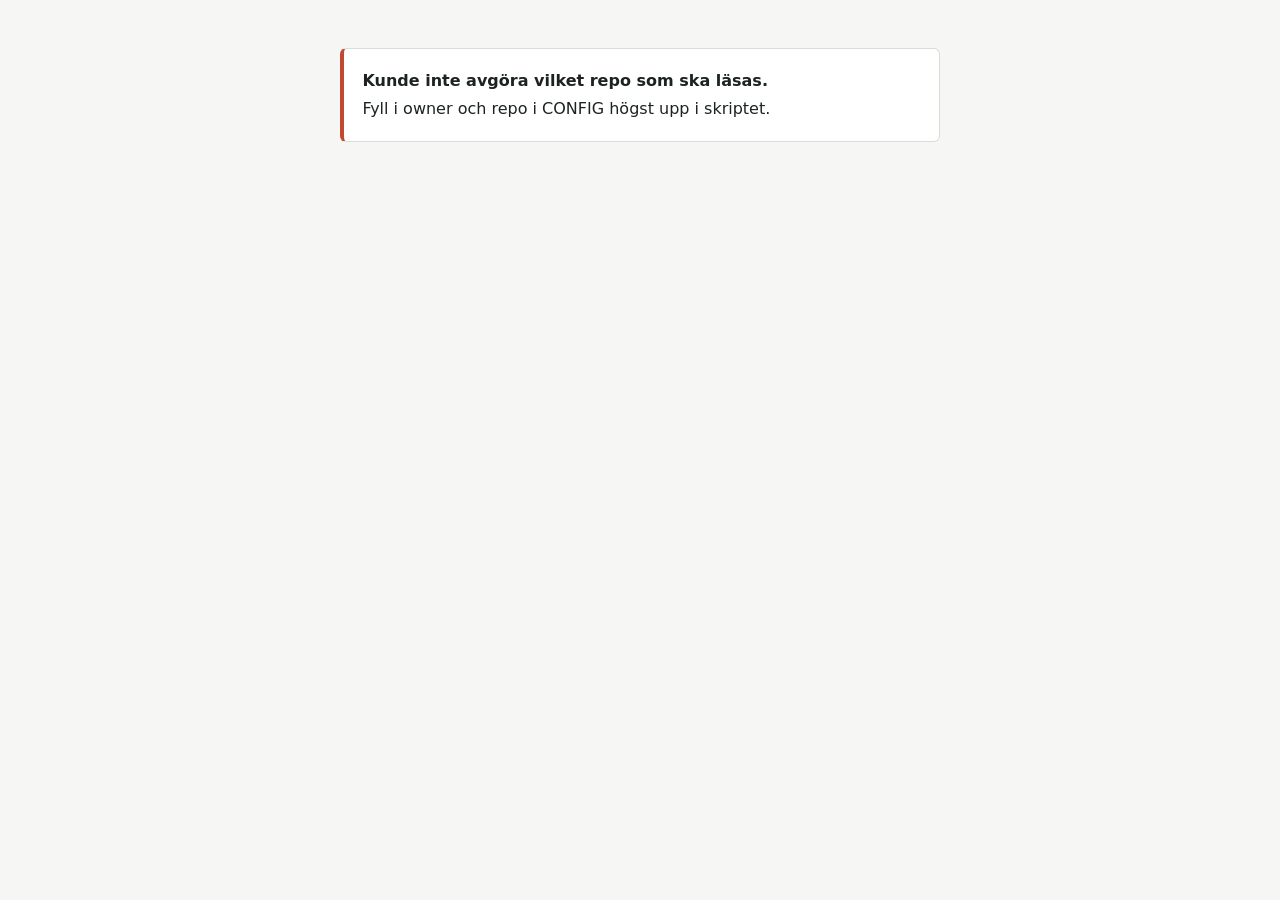
<file: index.html>
<!DOCTYPE html>
<html lang="sv">
<head>
<meta charset="utf-8">
<meta name="viewport" content="width=device-width, initial-scale=1">
<title>Kurser och labbar</title>
<style>
  :root {
    --bg: #f6f7f4; --surface: #ffffff; --text: #1d2420; --muted: #66706a;
    --line: #d9ddd6; --accent: #1f6f5c; --accent-bg: #e6f2ee; --danger: #c0492f;
  }
  @media (prefers-color-scheme: dark) {
    :root {
      --bg: #151a17; --surface: #1d2420; --text: #e8ece8; --muted: #96a09a;
      --line: #2f3833; --accent: #6cc4aa; --accent-bg: #23312c; --danger: #e5826b;
    }
  }
  * { box-sizing: border-box; }
  body { margin: 0; background: var(--bg); color: var(--text);
    font-family: system-ui, -apple-system, "Segoe UI", Roboto, sans-serif; line-height: 1.5; }
  main { max-width: 640px; margin: 0 auto; padding: 3rem 1.25rem 3rem; }
  h1 { font-size: 2rem; margin: 0 0 .25rem; letter-spacing: -0.02em; overflow-wrap: anywhere; }
  .sub { color: var(--muted); margin: 0 0 2rem; }
  .back { display: inline-block; margin-bottom: 1.25rem; color: var(--accent); text-decoration: none; font-weight: 600; }
  .back:hover { text-decoration: underline; }
  a:focus-visible { outline: 3px solid var(--accent); outline-offset: 2px; }
  ul { list-style: none; margin: 0; padding: 0; display: grid; gap: .6rem; }
  a.item { display: flex; justify-content: space-between; align-items: baseline; gap: 1rem;
    padding: 1rem 1.15rem; background: var(--surface); border: 1px solid var(--line); border-radius: 10px;
    color: inherit; text-decoration: none; transition: border-color .15s, background .15s; }
  a.item:hover { border-color: var(--accent); background: var(--accent-bg); }
  .name { font-size: 1.1rem; font-weight: 600; overflow-wrap: anywhere; }
  .meta { color: var(--muted); font-size: .9rem; white-space: nowrap; }
  .path { font-family: ui-monospace, Menlo, Consolas, monospace; }
  .status { color: var(--muted); }
  .error { background: var(--surface); border: 1px solid var(--line); border-left: 4px solid var(--danger);
    border-radius: 6px; padding: 1rem 1.15rem; }
  .error p { margin: .25rem 0; }
  @media (max-width: 460px) { a.item { flex-direction: column; gap: .1rem; } }
</style>
</head>
<body>
<main id="app"><p class="status">Hämtar kurser …</p></main>

<script>
  /* Struktur i repot: Kursmapp/labbmapp/index.html
     Synlighet styrs av labbar.json i roten av repot (valfri fil). Exempel:
     {
       "Kursens namn": {
         "_kurs":  { "nyckel": "<hash>" },
         "labb1":  { "visa": "2026-09-01" },
         "labb2":  { "dolj": true }
       }
     }
     dolj = göm alltid, visa = visa först från datumet (ÅÅÅÅ-MM-DD),
     nyckel = visa bara om adressen har ?nyckel=KOD (hash skapas av skapa_nyckel.py).
     Owner/repo läses från adressen; fyll i manuellt bara vid egen domän. */
  const CONFIG = { owner: "", repo: "", exclude: [] };

  const app = document.getElementById("app");
  const collator = new Intl.Collator("sv", { numeric: true, sensitivity: "base" });

  let info = null, tree = null, settings = {}, viewerHashes = new Set();

  /* ---------- hjälpfunktioner ---------- */
  const today = () => new Date().toLocaleDateString("sv-SE"); // ÅÅÅÅ-MM-DD

  async function sha256hex(str) {
    const buf = await crypto.subtle.digest("SHA-256", new TextEncoder().encode(str));
    return [...new Uint8Array(buf)].map(b => b.toString(16).padStart(2, "0")).join("");
  }

  async function readKeys() {
    const raw = new URLSearchParams(location.search).get("nyckel") || "";
    const codes = raw.split(",").map(x => x.trim()).filter(Boolean);
    try { viewerHashes = new Set(await Promise.all(codes.map(sha256hex))); } catch { viewerHashes = new Set(); }
  }

  function el(tag, className, text) {
    const e = document.createElement(tag);
    if (className) e.className = className;
    if (text !== undefined) e.textContent = text;
    return e;
  }

  function detectRepo() {
    if (CONFIG.owner && CONFIG.repo) return { owner: CONFIG.owner, repo: CONFIG.repo };
    const host = location.hostname;
    if (!host.endsWith(".github.io")) return null;
    const first = location.pathname.split("/").filter(Boolean)[0];
    return { owner: host.replace(".github.io", ""), repo: first && !first.endsWith(".html") ? first : host };
  }

  function showError(title, hint) {
    const box = el("div", "error");
    const p = el("p"); p.appendChild(el("strong", "", title));
    box.append(p, el("p", "", hint));
    app.replaceChildren(box);
  }

  /* ---------- synlighet ---------- */
  const entry = (course, key) => (settings[course] && settings[course][key]) || {};
  const entryVisible = s =>
    !s.dolj && !(s.visa && s.visa > today()) && (!s.nyckel || viewerHashes.has(s.nyckel));
  const labVisible = (course, lab) => entryVisible(entry(course, "_kurs")) && entryVisible(entry(course, lab));
  const visibleLabs = course => tree[course].filter(l => labVisible(course, l));
  const visibleCourses = () => Object.keys(tree).filter(c => visibleLabs(c).length > 0).sort(collator.compare);

  /* ---------- rendering ---------- */
  function itemRow(href, name, metaText, metaClass) {
    const li = el("li");
    const a = el("a", "item"); a.href = href;
    a.append(el("span", "name", name), el("span", "meta " + (metaClass || ""), metaText));
    li.appendChild(a);
    return li;
  }

  function renderCourses() {
    document.title = "Kurser";
    app.append(el("h1", "", "Kurser"), el("p", "sub", "Välj en kurs för att se dess labbar."));
    const names = visibleCourses();
    if (!names.length) {
      app.appendChild(el("p", "status", "Inget att visa just nu. Har du fått en länk med nyckel? Öppna den länken."));
      return;
    }
    const ul = el("ul");
    for (const name of names) {
      const n = visibleLabs(name).length;
      ul.appendChild(itemRow("#" + encodeURIComponent(name), name, n + (n === 1 ? " labb" : " labbar")));
    }
    app.appendChild(ul);
  }

  function renderLabs(course) {
    const back = el("a", "back", "← Alla kurser"); back.href = "#";
    if (!tree[course] || !visibleCourses().includes(course)) {
      app.append(back, el("h1", "", "Kursen hittades inte"),
        el("p", "sub", "Det finns ingen tillgänglig kurs med namnet ”" + course + "”."));
      return;
    }
    document.title = course;
    app.append(back, el("h1", "", course), el("p", "sub", "Välj en labb för att öppna den."));
    const ul = el("ul");
    for (const lab of visibleLabs(course)) {
      const href = encodeURIComponent(course) + "/" + encodeURIComponent(lab) + "/index.html";
      ul.appendChild(itemRow(href, lab, lab + "/index.html", "path"));
    }
    app.appendChild(ul);
  }

  function render() {
    if (!tree) return;
    const hash = location.hash.slice(1);
    app.replaceChildren();
    if (hash) {
      let c; try { c = decodeURIComponent(hash); } catch { c = hash; }
      renderLabs(c);
    } else renderCourses();
    window.scrollTo(0, 0);
  }

  /* ---------- hämta data ---------- */
  async function loadSettings() {
    try {
      const r = await fetch("labbar.json", { cache: "no-store" });
      if (r.ok) settings = await r.json();
    } catch { /* ingen eller ogiltig fil: allt visas */ }
    if (typeof settings !== "object" || settings === null) settings = {};
  }

  async function load() {
    info = detectRepo();
    if (!info) { showError("Kunde inte avgöra vilket repo som ska läsas.", "Fyll i owner och repo i CONFIG högst upp i skriptet."); return; }
    try {
      const res = await fetch(`https://api.github.com/repos/${info.owner}/${info.repo}/git/trees/HEAD?recursive=1`,
        { headers: { Accept: "application/vnd.github+json" } });
      if (res.status === 403 || res.status === 429) { showError("GitHub tillåter inte fler anrop just nu.", "Vänta en stund och ladda om sidan."); return; }
      if (res.status === 404) { showError("Repot hittades inte.", `Kontrollerade ${info.owner}/${info.repo}. Repot måste vara publikt.`); return; }
      if (!res.ok) throw new Error("HTTP " + res.status);
      const data = await res.json();
      const found = {};
      for (const item of data.tree) {
        const m = item.type === "blob" && item.path.match(/^([^/]+)\/([^/]+)\/index\.html$/);
        if (!m) continue;
        const [, course, lab] = m;
        if (/^[._]/.test(course) || /^[._]/.test(lab) || CONFIG.exclude.includes(course)) continue;
        (found[course] ||= []).push(lab);
      }
      for (const c in found) found[c].sort(collator.compare);
      tree = found;
      await readKeys();
      await loadSettings();
      render();
    } catch (err) {
      showError("Det gick inte att hämta listan över kurser.", "Kontrollera internetanslutningen och ladda om sidan.");
      console.error(err);
    }
  }

  window.addEventListener("hashchange", render);
  load();
</script>
</body>
</html>
</file>
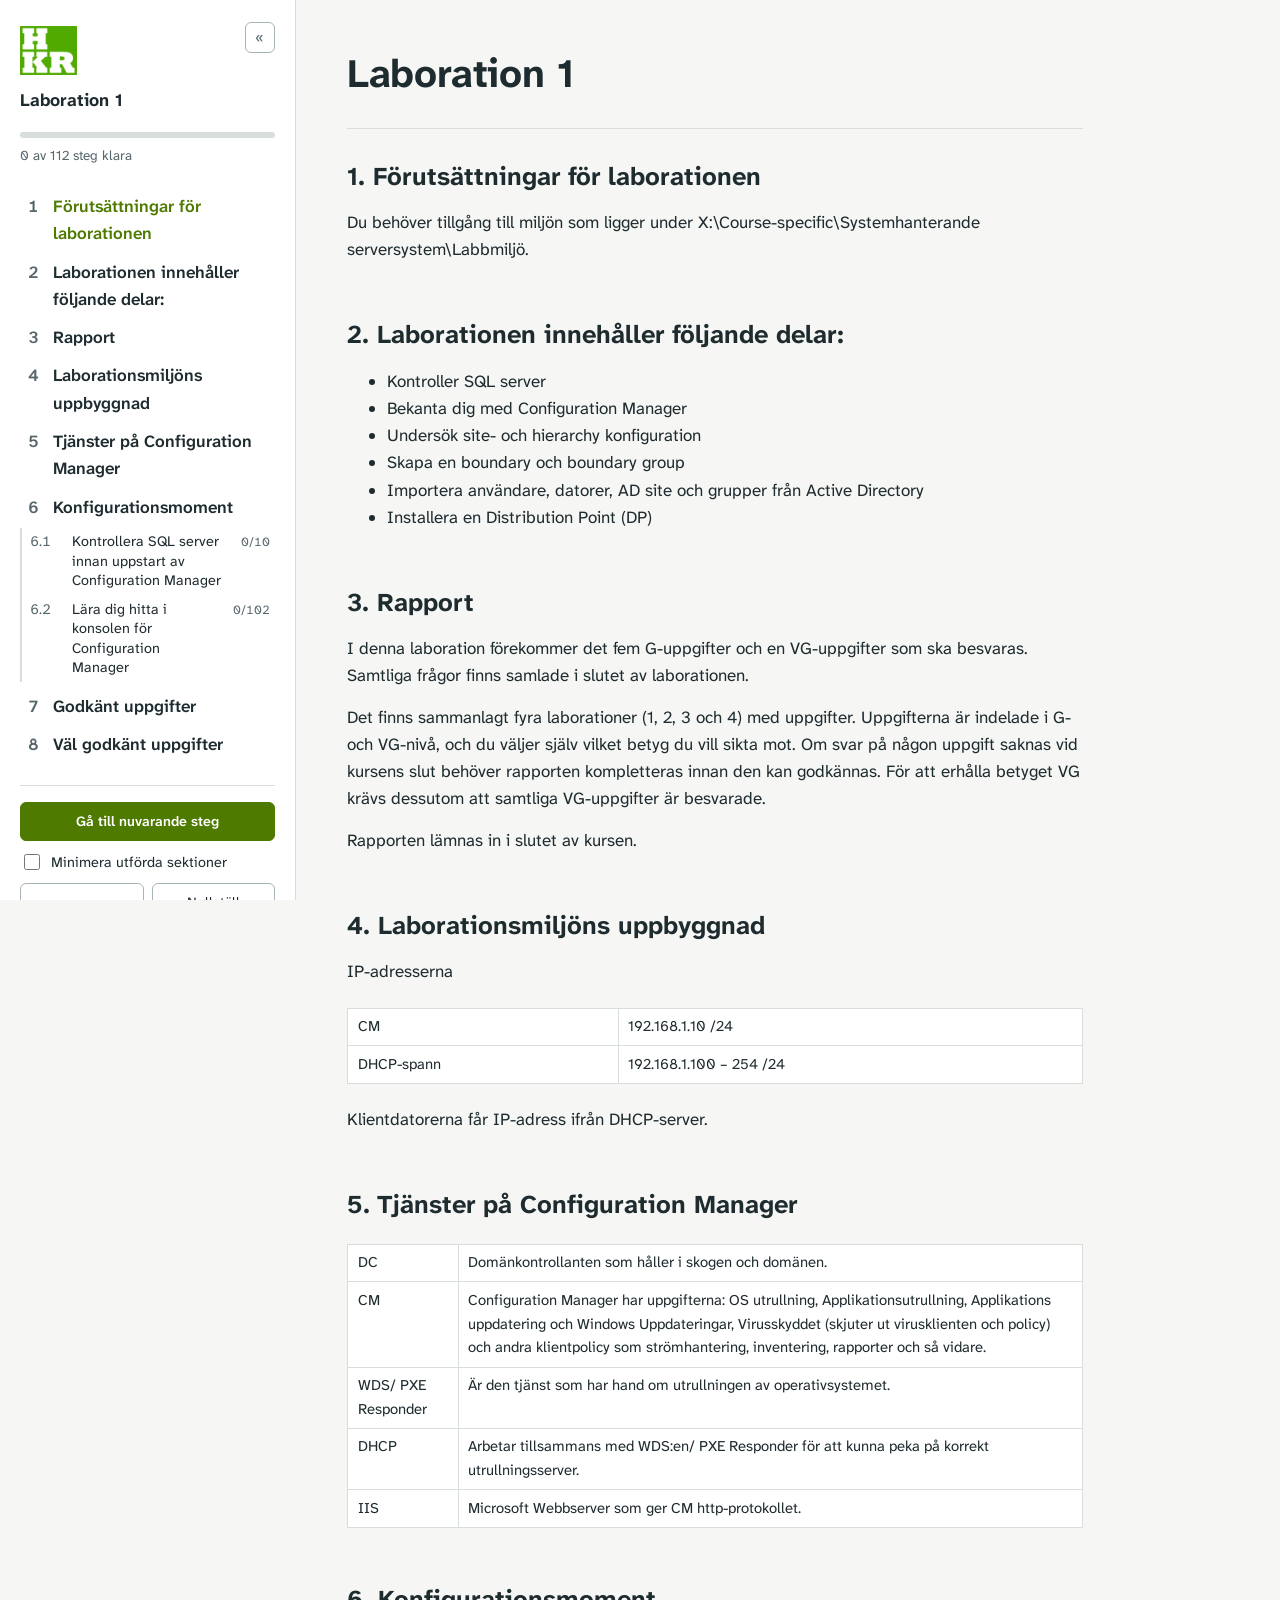
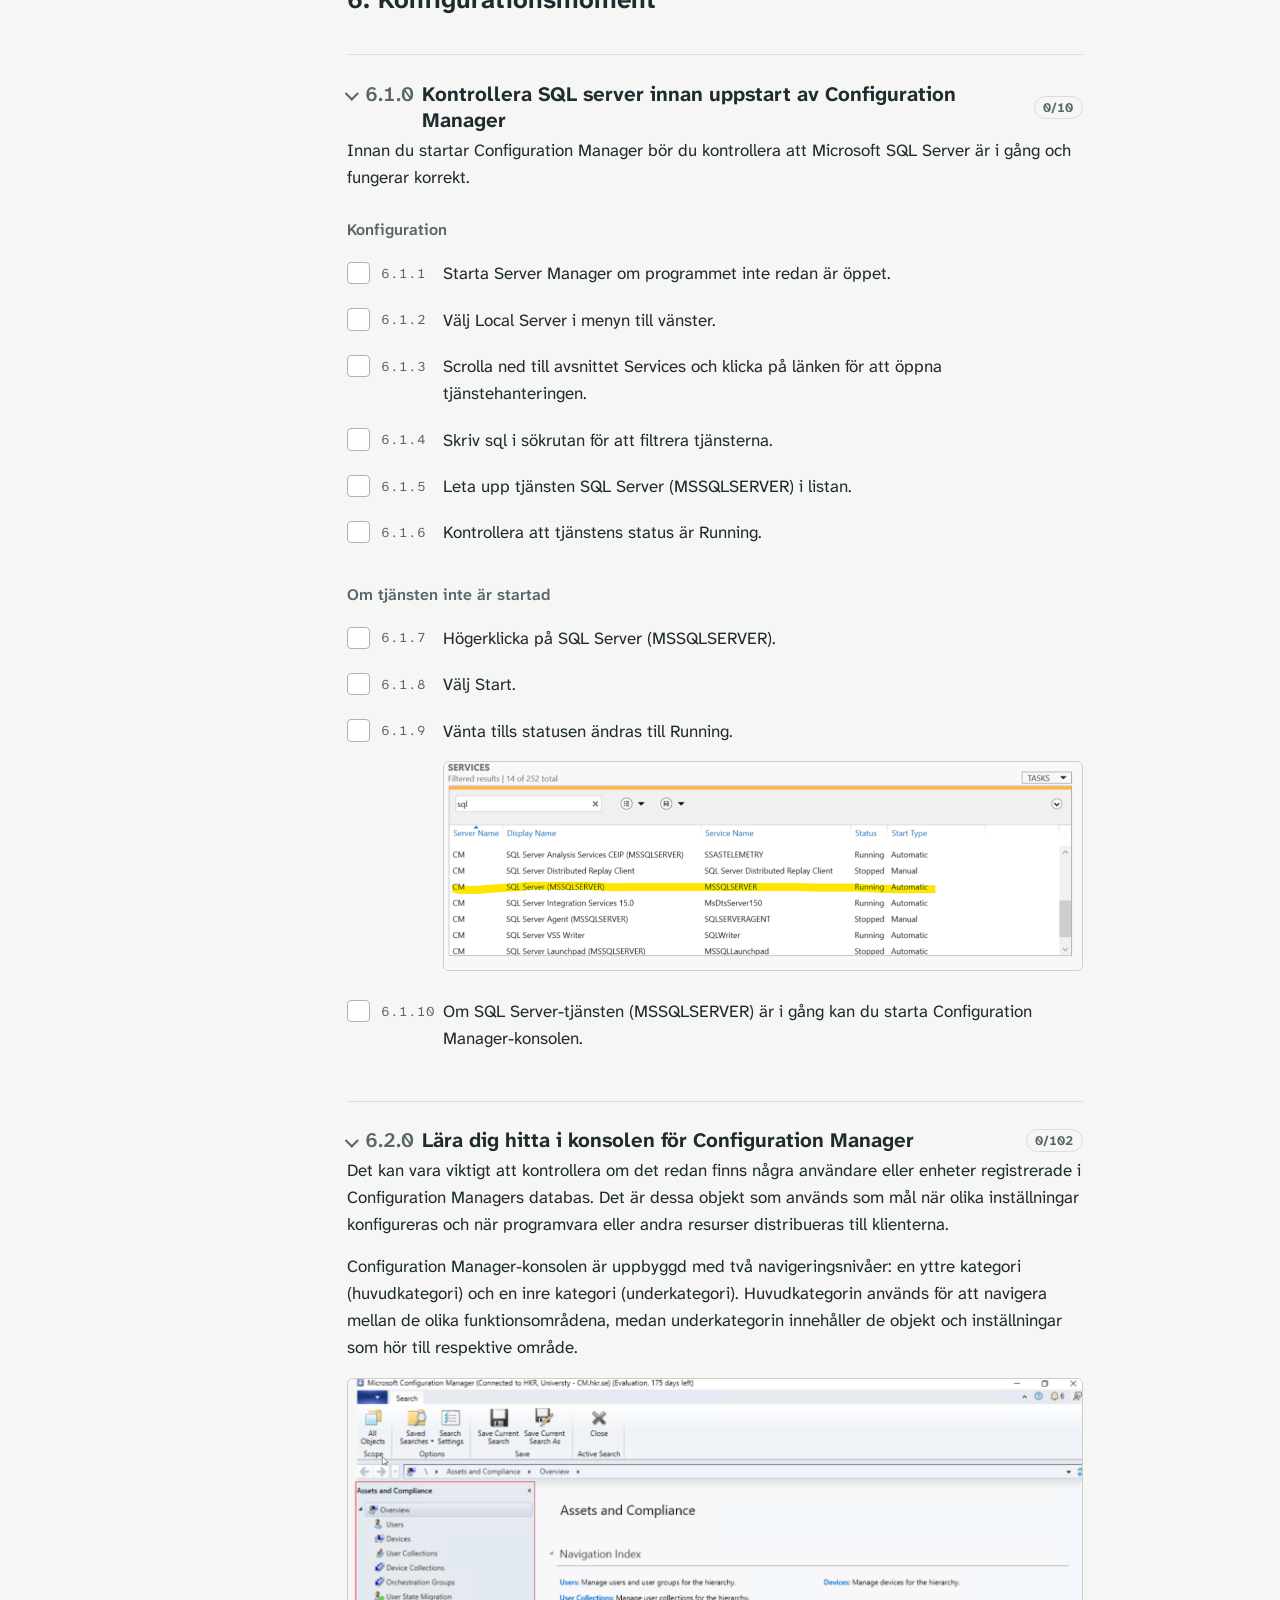
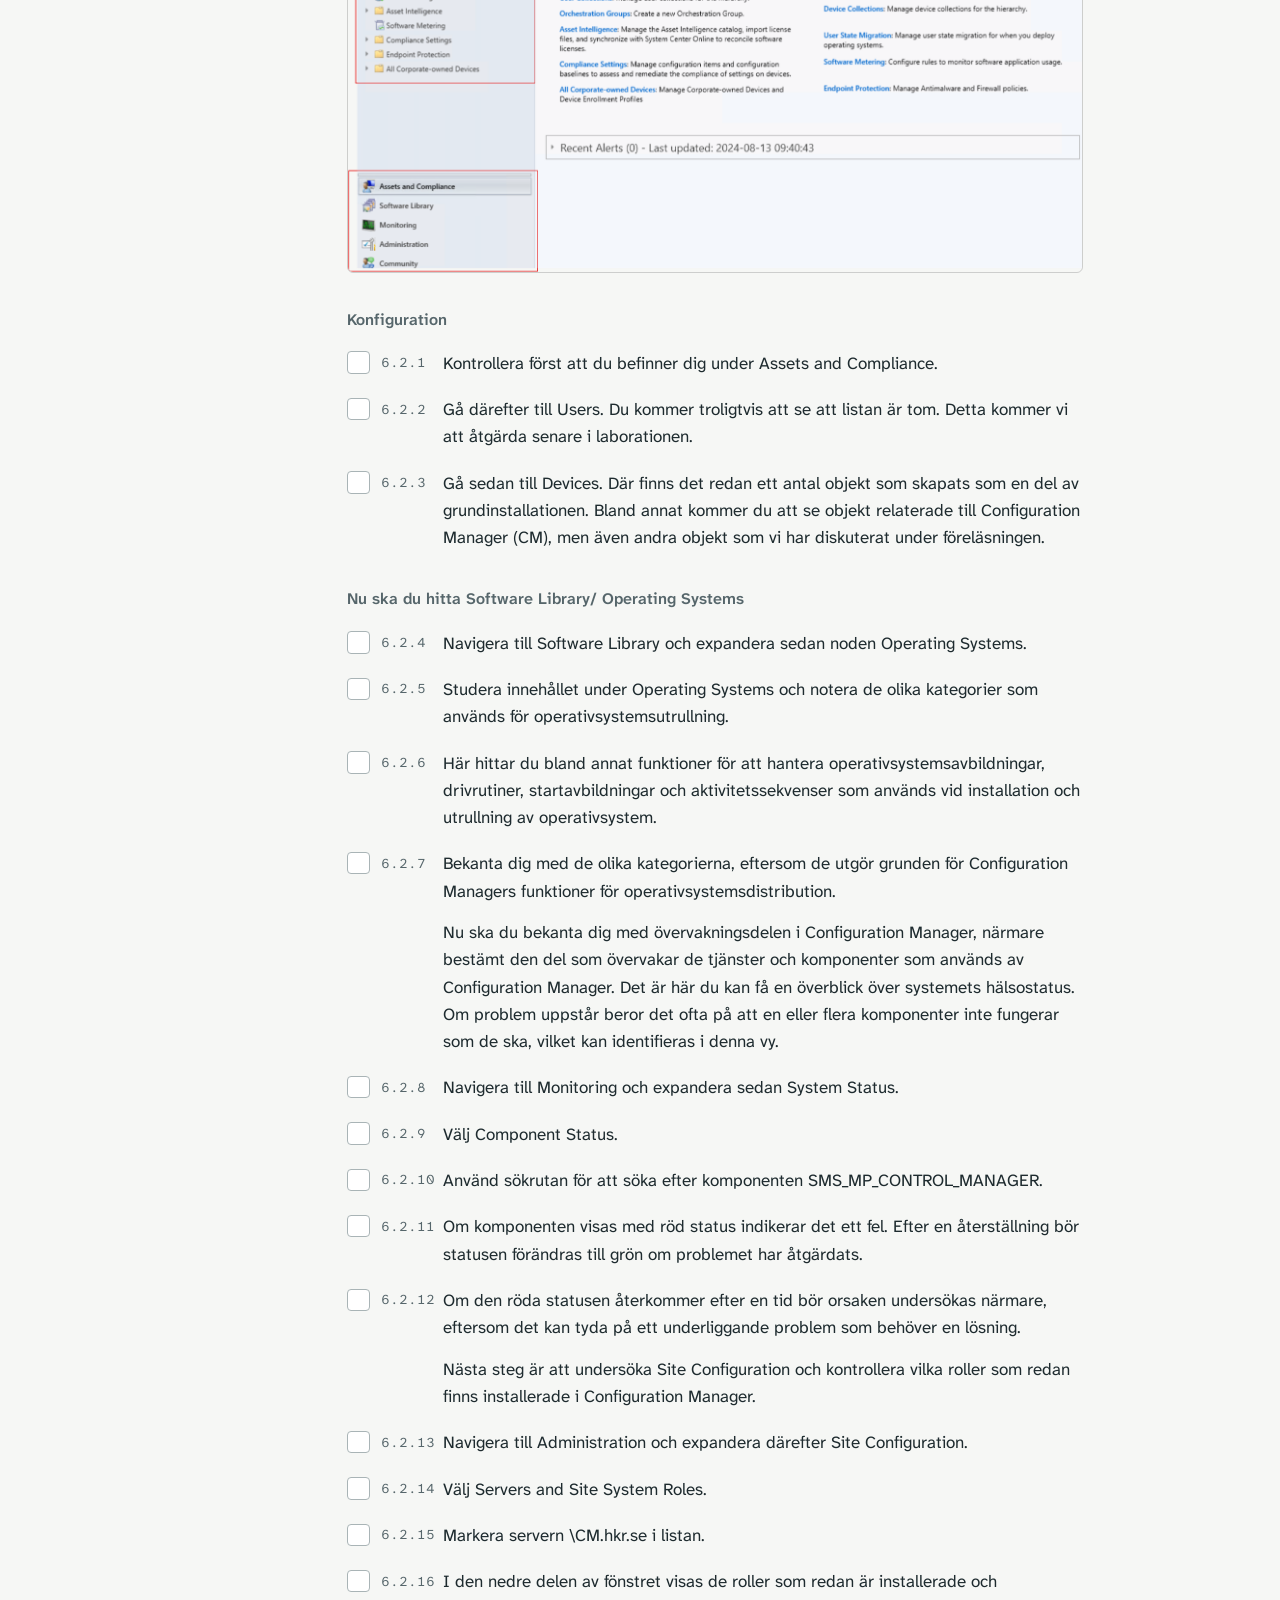
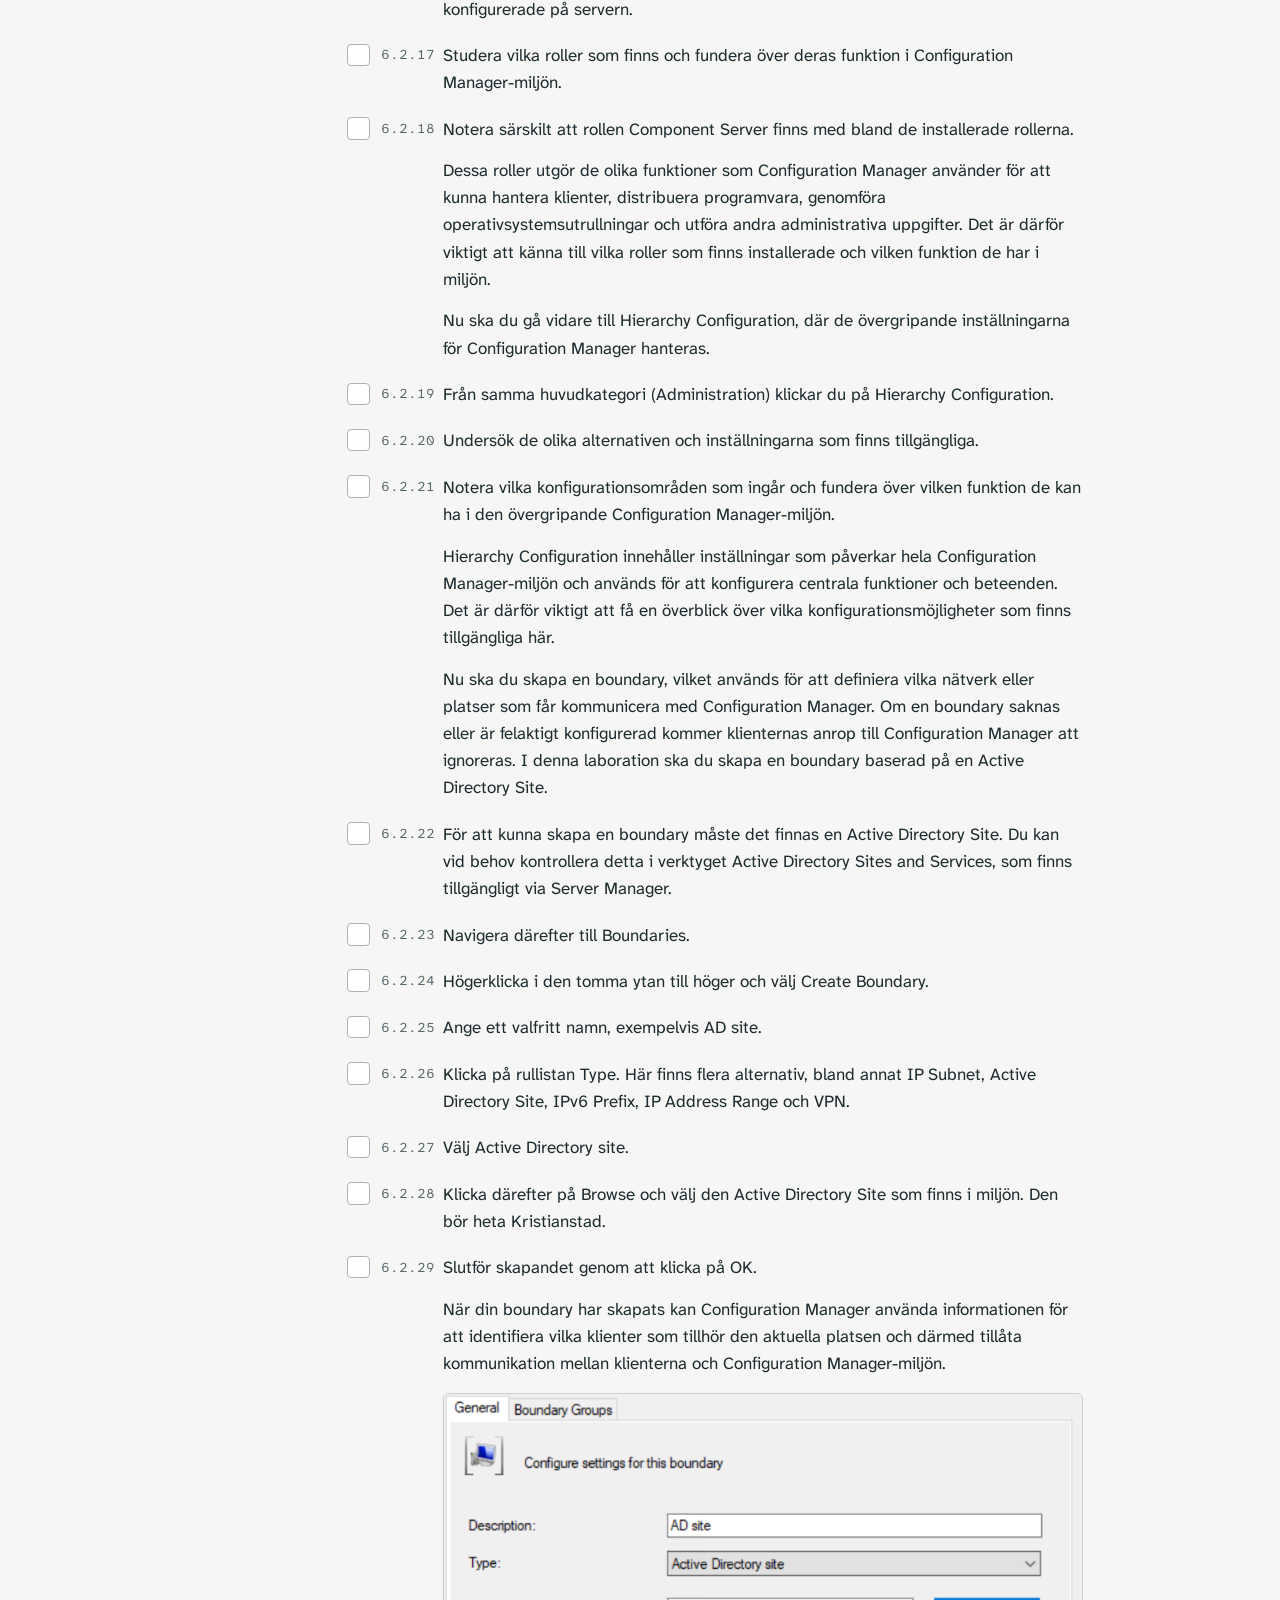
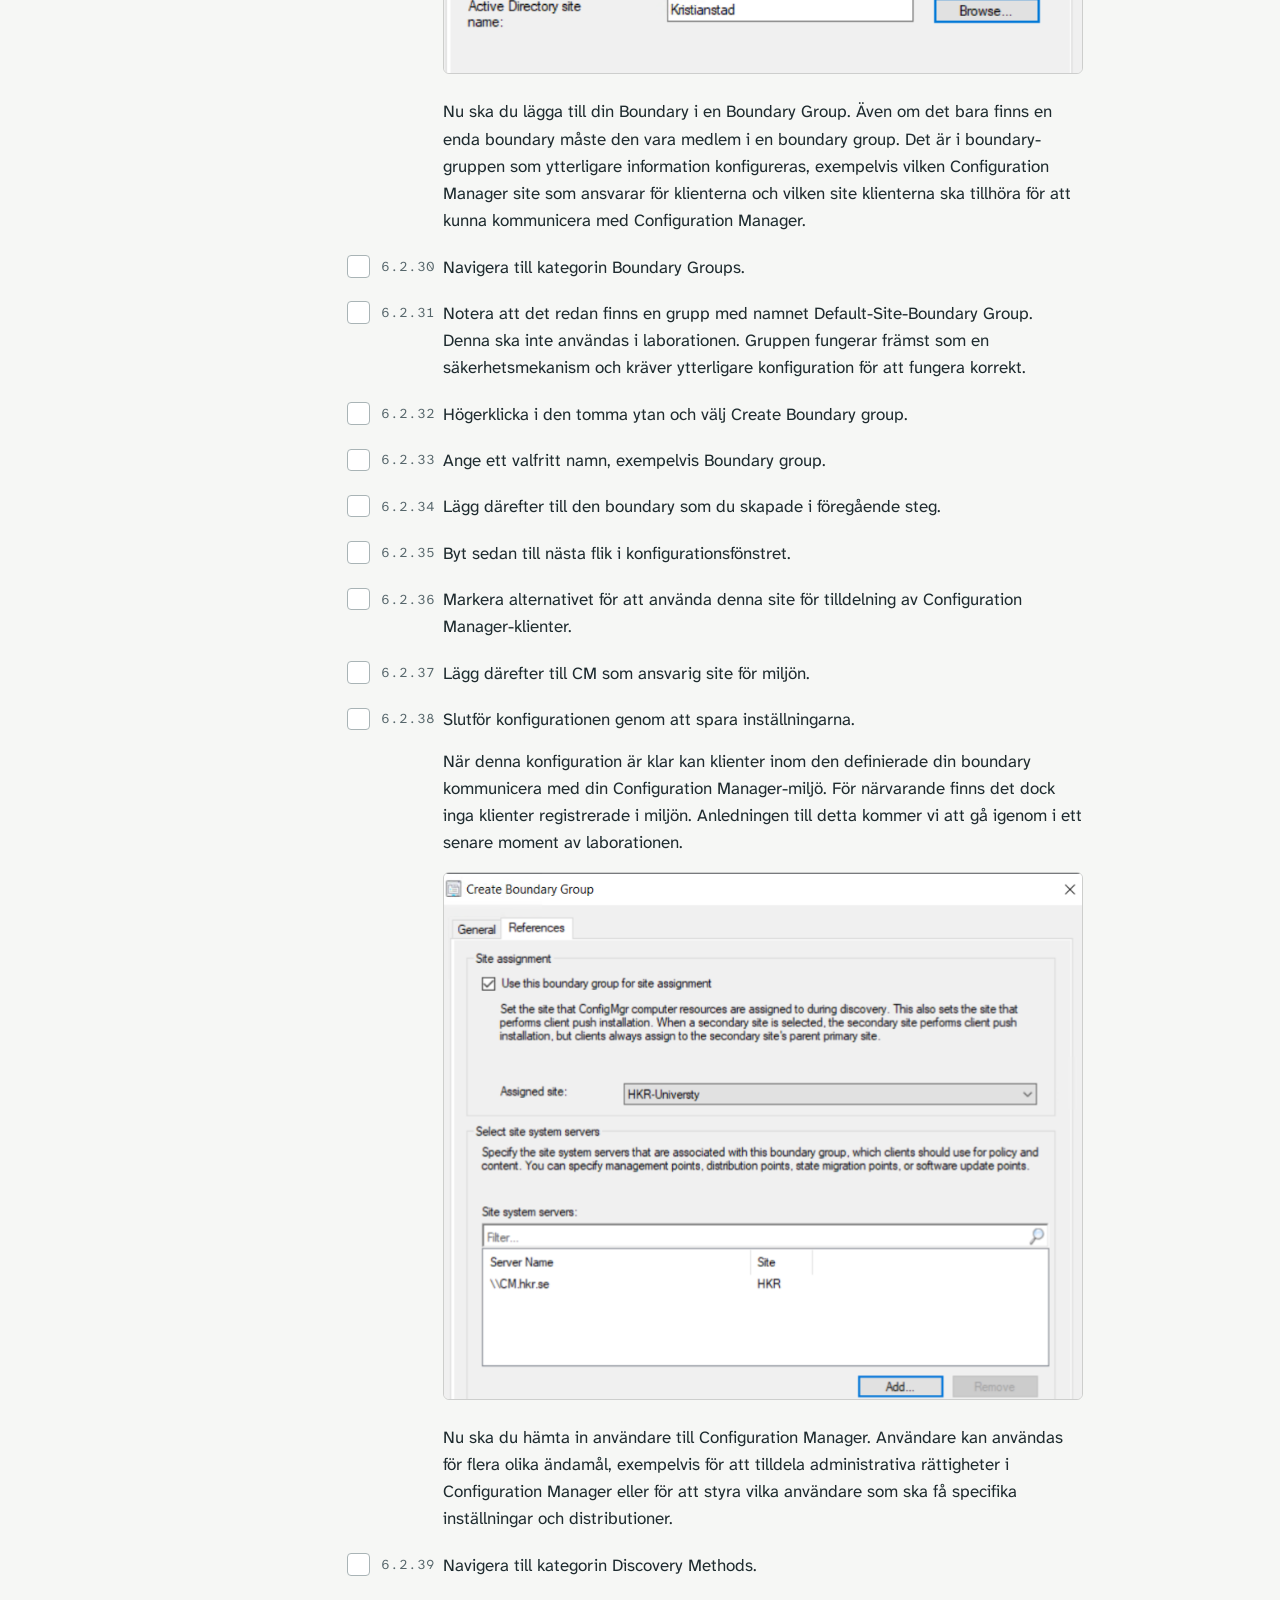
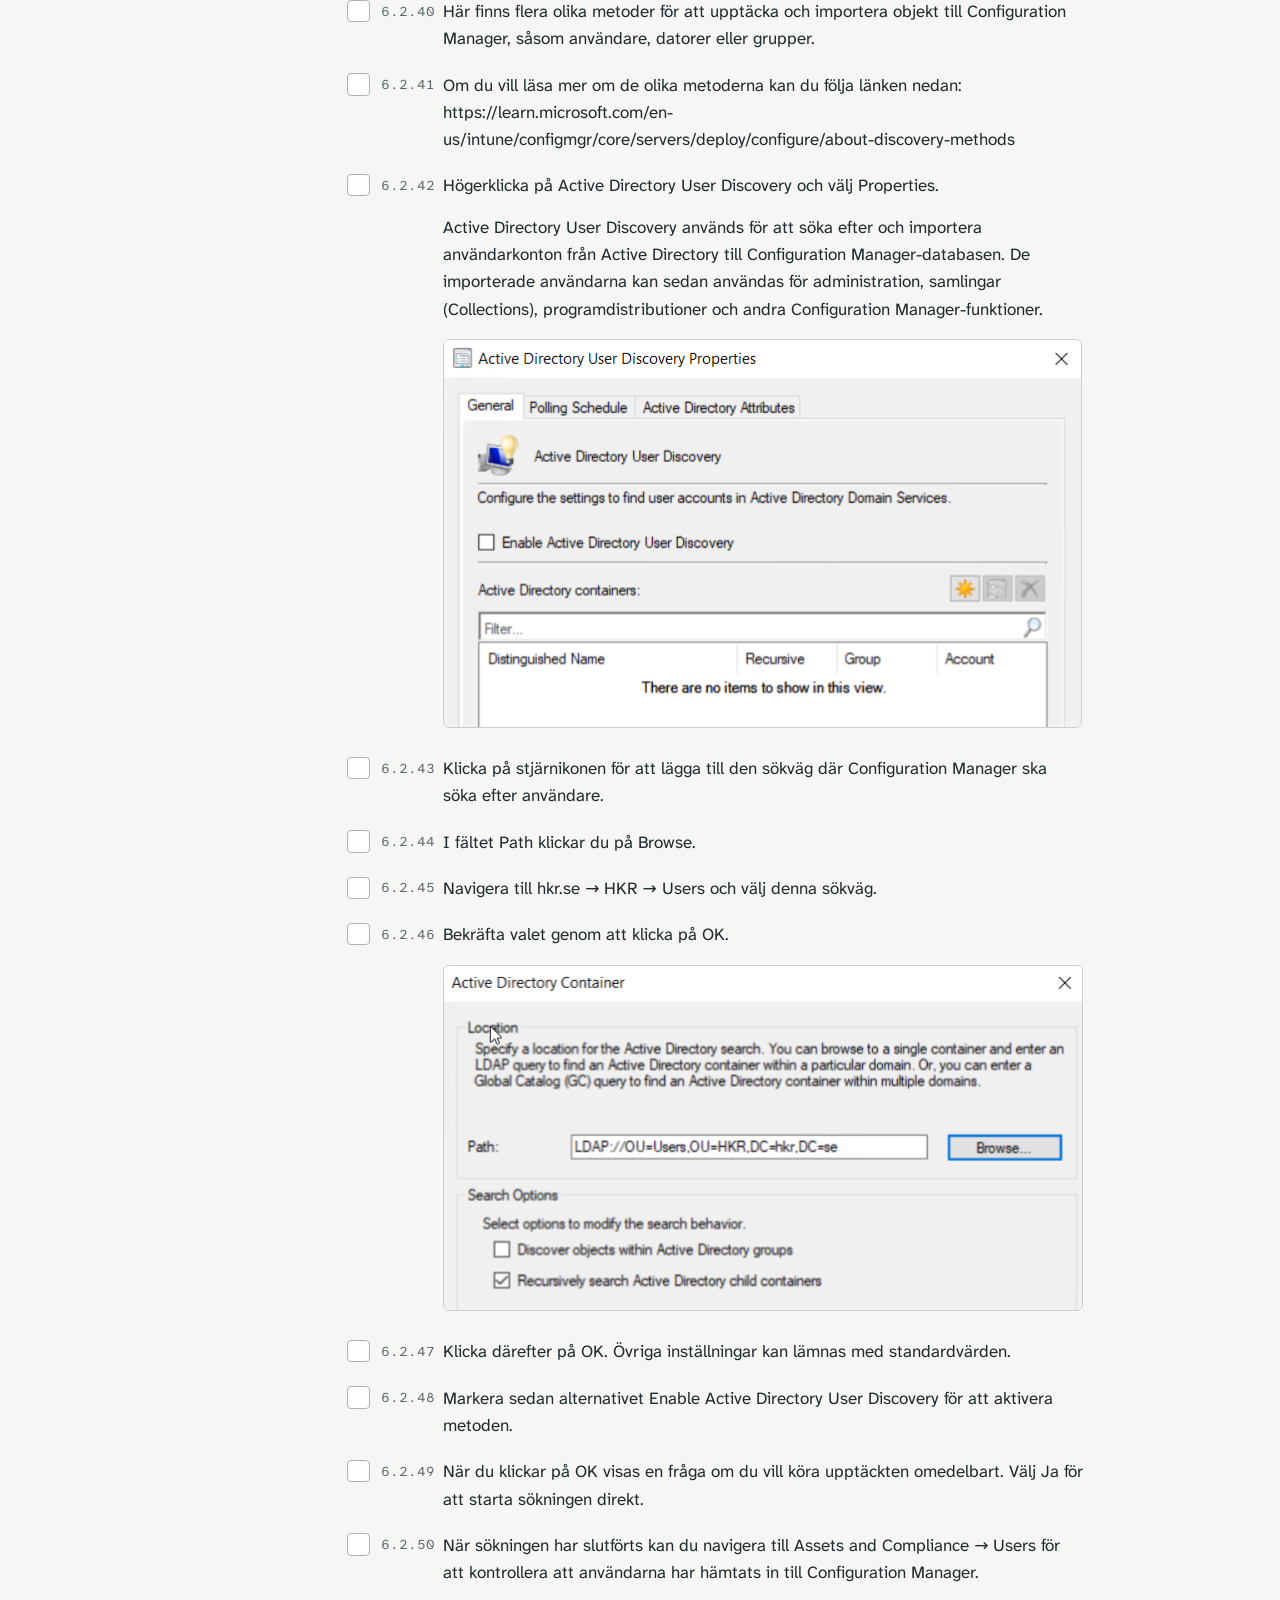
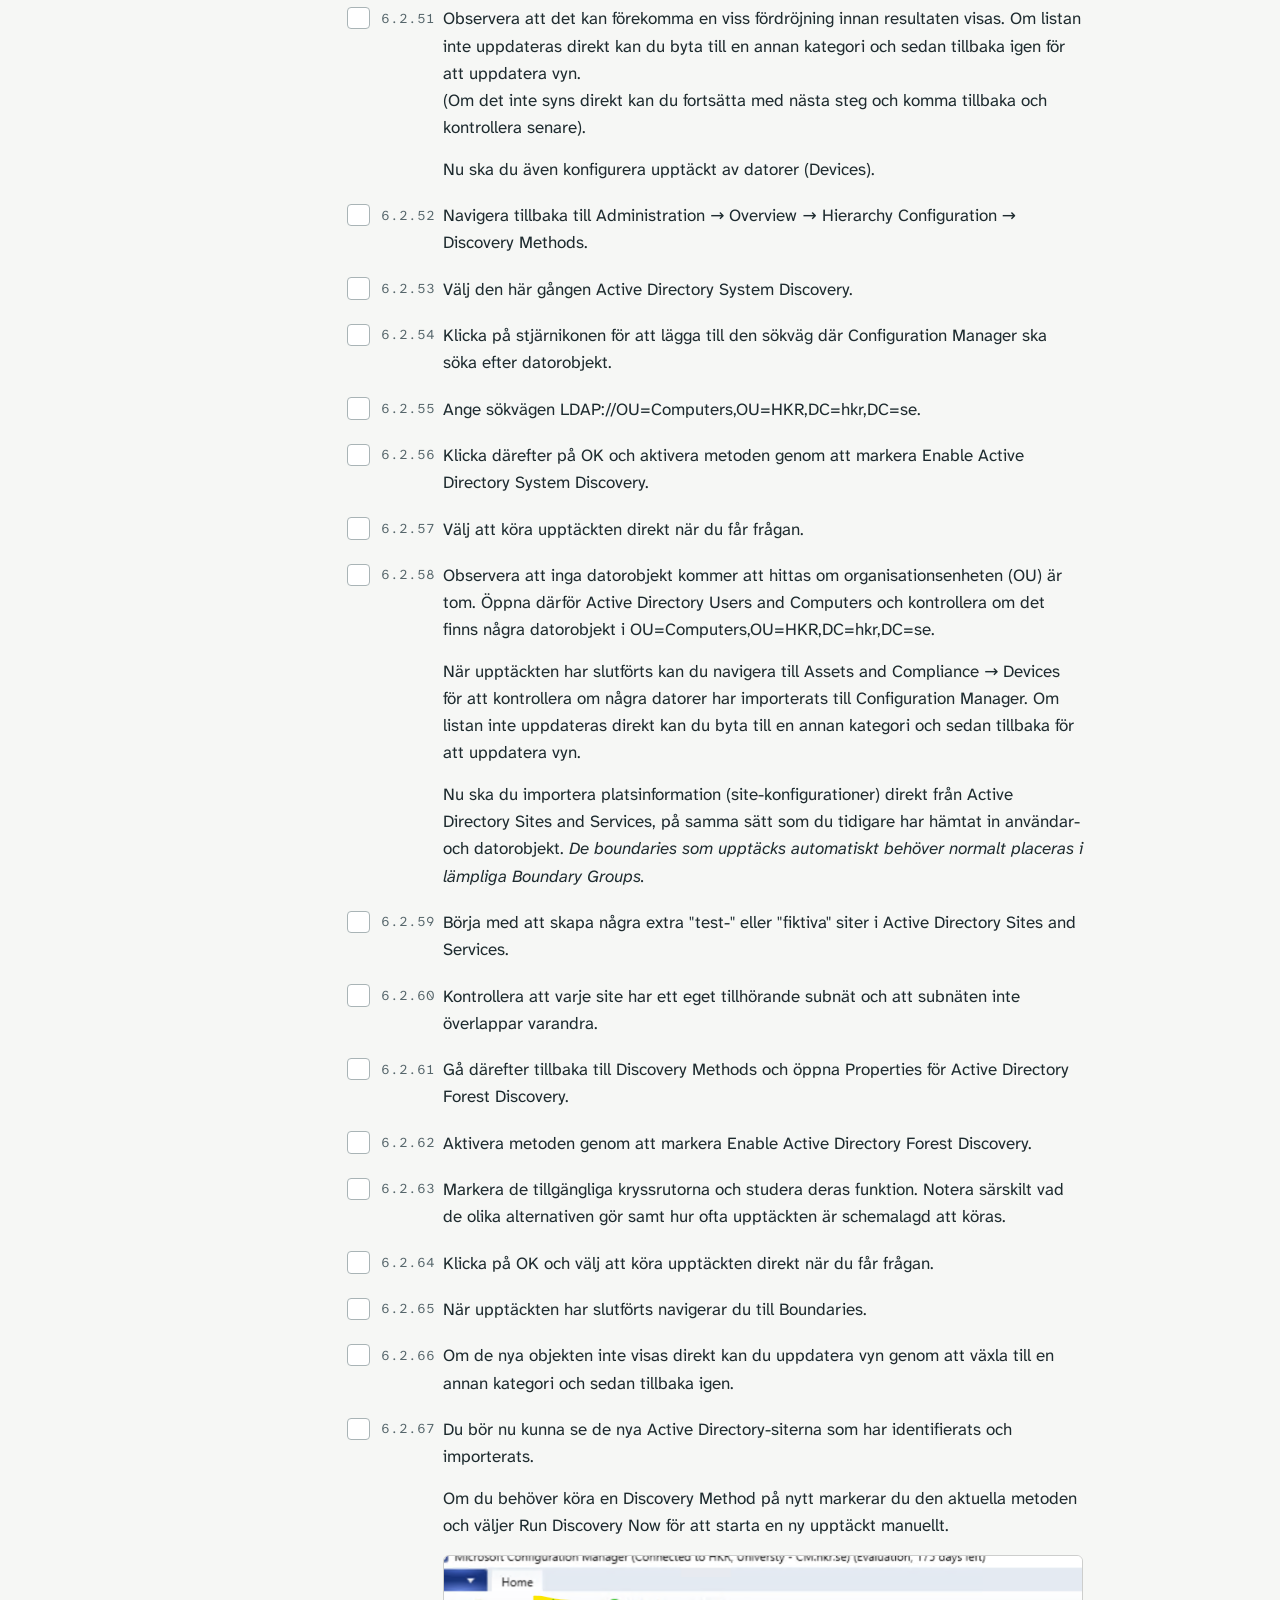
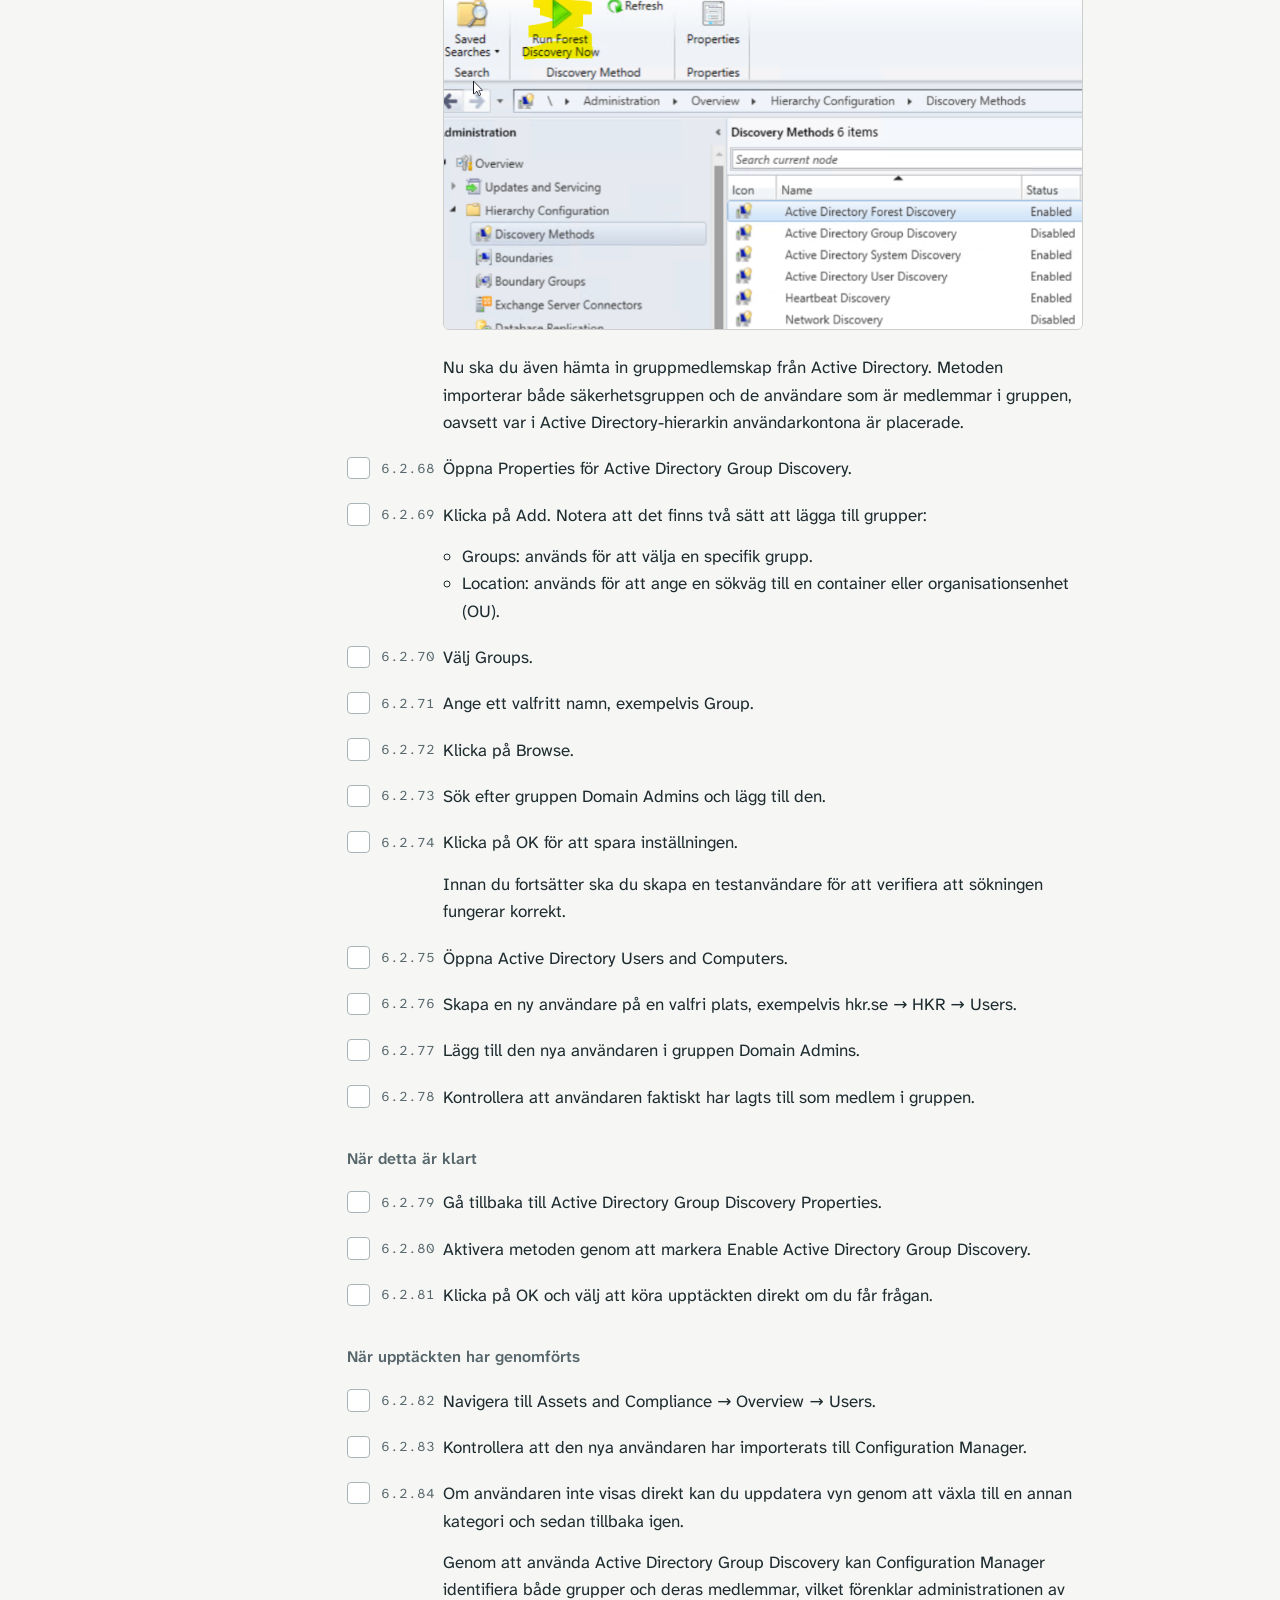
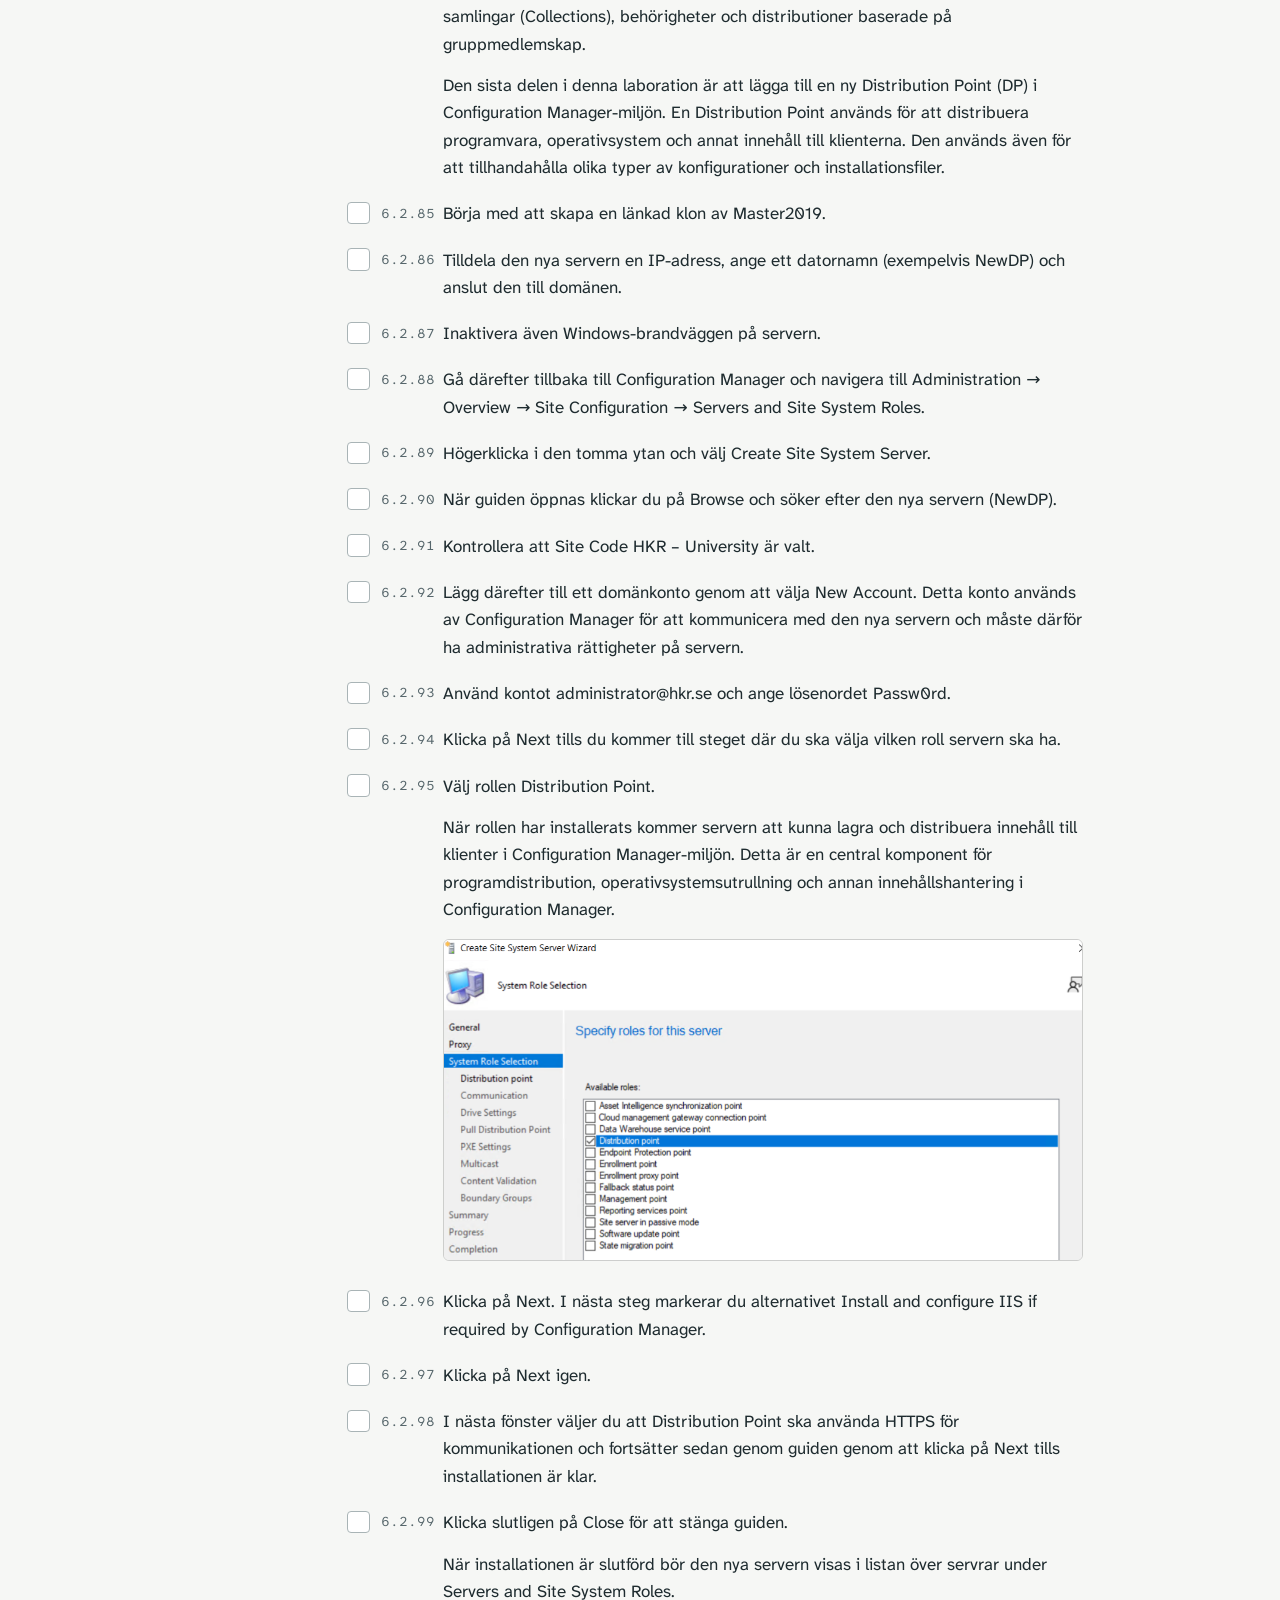
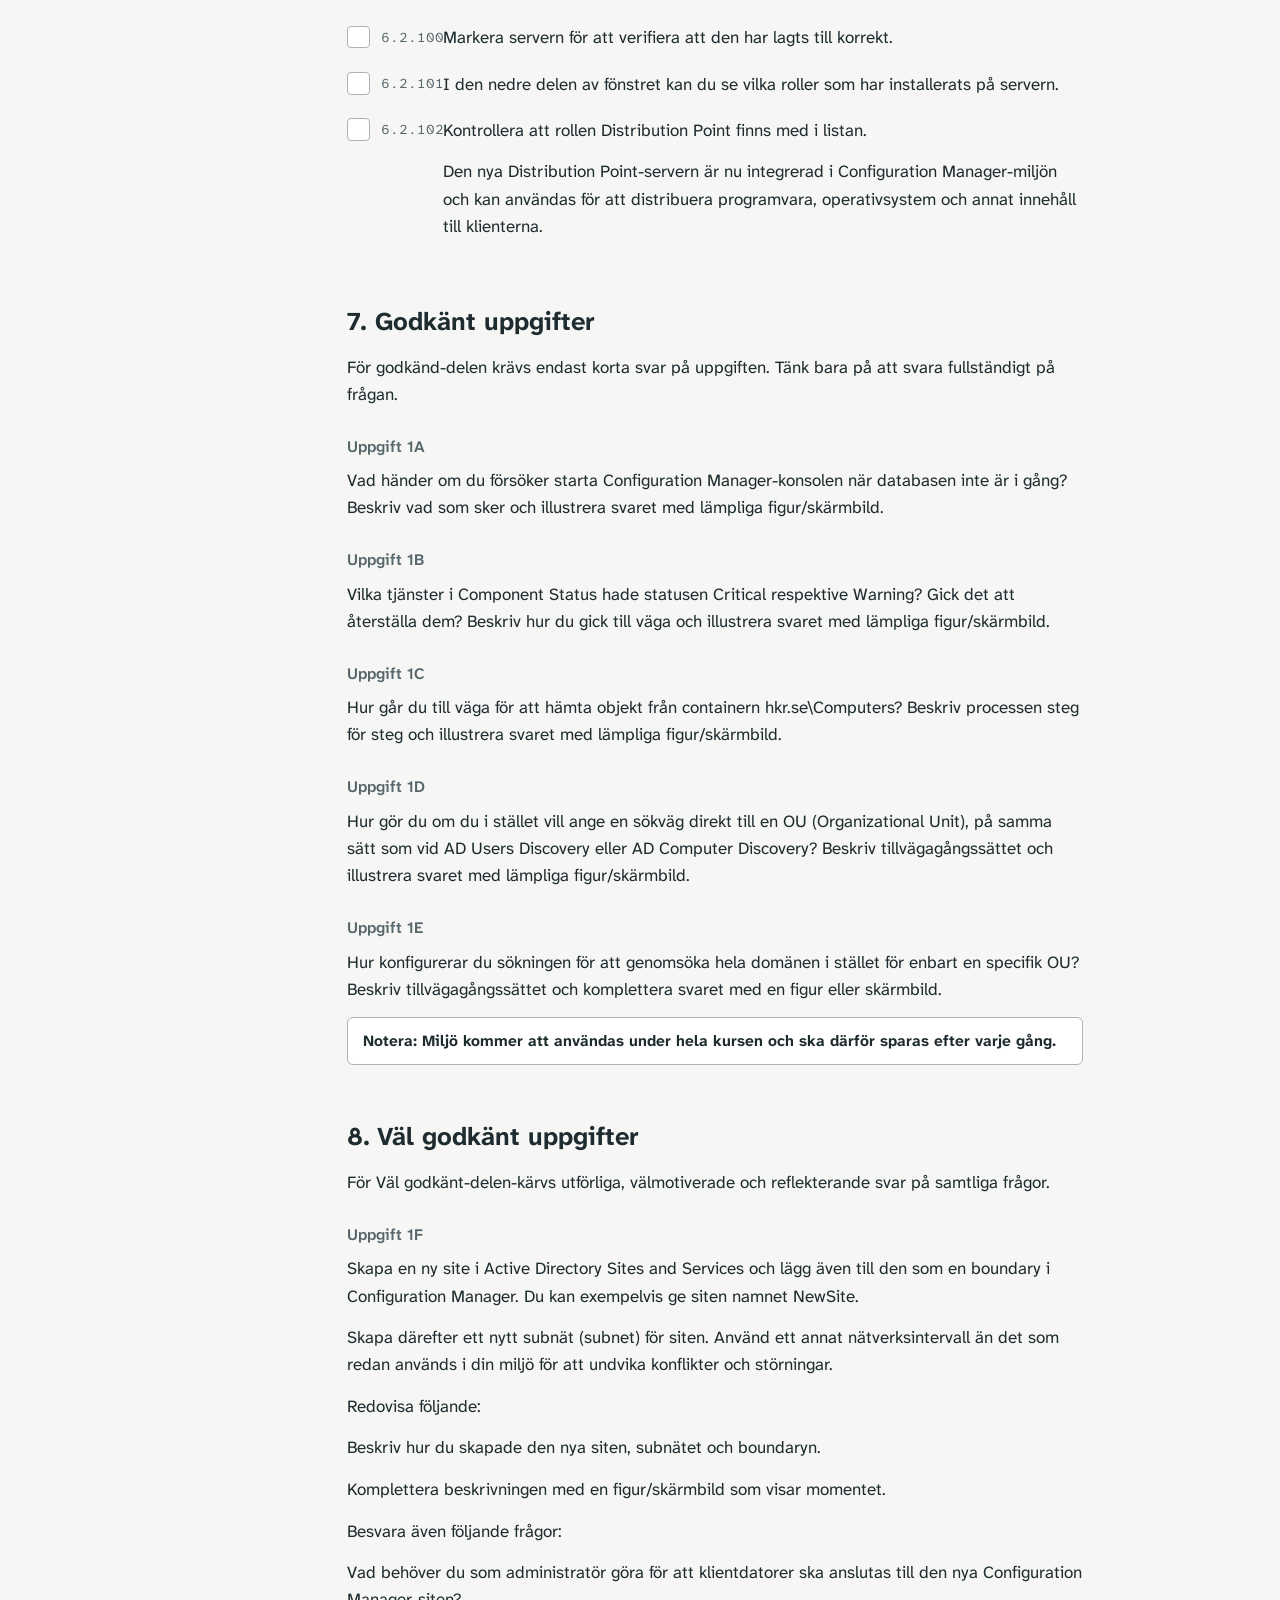
<file: Drift- och konfigurationsystem för klienter HT26/labb1/index.html>
<!DOCTYPE html>
<html lang="sv">
<head>
<meta charset="utf-8">
<meta name="viewport" content="width=device-width, initial-scale=1">
<title>Linux deployment server – konfigurationsguide</title>
<link rel="preconnect" href="https://fonts.googleapis.com">
<link rel="preconnect" href="https://fonts.gstatic.com" crossorigin>
<link rel="stylesheet" href="https://fonts.googleapis.com/css2?family=Atkinson+Hyperlegible+Mono:wght@400;600&family=Atkinson+Hyperlegible+Next:ital,wght@0,400;0,600;0,700;1,400&display=swap">
<link rel="stylesheet" href="style.css">
<script>try{if(localStorage.getItem('lds-guide:theme')==='dark')document.documentElement.dataset.theme='dark';}catch(e){}</script>
</head>
<body>
<a class="skip" href="#main">Hoppa till innehållet</a>

<div class="topbar">
  <img class="topbar-logo" src="media/hkr-logo.png" width="73" height="63" alt="Högskolan Kristianstad">
  <button type="button" class="nav-toggle" aria-expanded="false" aria-controls="sidebar">Innehåll</button>
  <span class="topbar-title"></span>
  <span class="topbar-progress" data-progress-text>0 av 0</span>
</div>

<aside id="sidebar" class="sidebar">
  <div class="side-head">
    <img class="side-logo" src="media/hkr-logo.png" width="73" height="63" alt="Högskolan Kristianstad">
    <button type="button" id="side-collapse" class="side-toggle" aria-controls="sidebar" aria-expanded="true" title="Fäll undan sidopanelen" aria-label="Fäll undan sidopanelen">«</button>
    <p class="side-course"></p>
    <p class="side-title"></p>
  </div>
  <div class="overall">
    <div class="bar" aria-hidden="true"><span data-progress-bar></span></div>
    <p><span data-progress-text>0 av 0</span> steg klara</p>
  </div>
  <nav class="toc" aria-label="Innehåll"></nav>
  <div class="controls">
    <button type="button" id="next-step" class="primary">Gå till nuvarande steg</button>
    <label class="switch"><input type="checkbox" id="min-parts"> Minimera utförda sektioner</label>
    <div class="row">
      <button type="button" id="theme" aria-live="polite">Tema: ljust</button>
      <button type="button" id="reset">Nollställ markeringar</button>
    </div>
  </div>
  <div class="side-foot"><img class="brand-word" src="media/hkr-ord.png" width="216" height="53" alt="Högskolan Kristianstad – Kristianstad University"></div>
</aside>

<button type="button" id="side-expand" class="side-toggle floating" aria-controls="sidebar" aria-expanded="false" title="Visa sidopanelen" aria-label="Visa sidopanelen">»</button>

<main id="main"><div id="guide-root"></div>
<footer class="page-foot"><img class="brand-word" src="media/hkr-ord.png" width="216" height="53" alt="Högskolan Kristianstad – Kristianstad University"></footer></main>

<div id="tip" class="tip" role="tooltip" hidden></div>
<script src="guide.js"></script>
<script src="render.js"></script>
<script src="script.js"></script>
</body>
</html>
</file>
<file: Drift- och konfigurationsystem för klienter HT26/labb1/style.css>
/* =========================================================================
   Konfigurationsguide – Linux deployment server
   Färgerna i kodrutornas kantlinje visar var innehållet används:
   blå = värddatorn, orange = terminalen på srv01, lila = filinnehåll.
   ========================================================================= */

:root {
  --paper: #f6f7f5;
  --surface: #ffffff;
  --ink: #1e2b2f;
  --muted: #56666b;
  --rule: #d8dedc;
  --rule-strong: #a9b4b6;
  --accent: #4e7a00;          /* HKR-grönt, mörkt nog för text */
  --accent-fill: #8db92e;
  --accent-tint: #eef5dc;
  --host: #2a5da8;   /* värddatorn */
  --srv01: #c9471a;  /* srv01 */
  --srv02: #1d7a6c;  /* srv02 */
  --klient: #8a6d1f; /* klient installerad via iPXE */
  --file: #77216f;   /* filinnehåll */
  --out: #7d8a8d;    /* utdata */
  --code-bg: #eff1ef;
  --tip-bg: #1e2b2f;
  --tip-ink: #f6f7f5;

  --font-body: "Atkinson Hyperlegible Next", "Atkinson Hyperlegible", system-ui, "Segoe UI", Roboto, sans-serif;
  --font-mono: "Atkinson Hyperlegible Mono", ui-monospace, "Cascadia Mono", Consolas, "DejaVu Sans Mono", monospace;
  --side-w: 18.5rem;
  --side-space: 18.5rem;   /* plats som sidopanelen tar; 0 när den är undanfälld */
  --measure: 46rem;
  --gutter: clamp(1.25rem, 4vw, 3.5rem);   /* sidmarginal i main */
  --step-indent: 6rem;                     /* bock + nummer framför stegtexten */
  color-scheme: light;
}

:root[data-theme="dark"] {
  --paper: #13191b; --surface: #1a2124; --ink: #e3e9e7; --muted: #9aa8ac;
  --rule: #2e383b; --rule-strong: #4a575b;
  --accent: #a6d14a; --accent-fill: #8db92e; --accent-tint: #223018;
  --host: #7fa8e6; --srv01: #f08a5d; --srv02: #5bc7b3; --klient: #d9b44a; --file: #d68fd0; --out: #8e9b9e;
  --code-bg: #0f1416; --tip-bg: #e3e9e7; --tip-ink: #13191b;
  color-scheme: dark;
}

/* ---------------------------------------------------------------- grund */
*, *::before, *::after { box-sizing: border-box; }
html { scroll-padding-top: 1.5rem; -webkit-text-size-adjust: 100%; }
body {
  margin: 0;
  background: var(--paper);
  color: var(--ink);
  font-family: var(--font-body);
  font-size: 1.0625rem;
  line-height: 1.6;
}
a { color: var(--accent); text-underline-offset: 0.15em; }
p { margin: 0 0 0.9rem; }
code, pre, kbd { font-family: var(--font-mono); }
p code, li code, td code { font-size: 0.9em; padding: 0.05em 0.3em; border-radius: 3px; background: var(--code-bg); overflow-wrap: anywhere; }
kbd {
  font-family: inherit;
  font-variant-caps: small-caps;
  font-size: 0.95em;
  letter-spacing: 0.02em;
  padding: 0 0.28em 0.05em;
  border: 1px solid var(--rule-strong);
  border-bottom-width: 2px;
  border-radius: 4px;
  background: var(--surface);
  white-space: nowrap;
}
:focus-visible { outline: 2px solid var(--accent); outline-offset: 2px; border-radius: 3px; }
.skip { position: absolute; left: -9999px; top: 0; }
.skip:focus { left: 1rem; top: 1rem; z-index: 100; background: var(--surface); padding: 0.5rem 0.8rem; }
button { font: inherit; color: inherit; }

/* förklaringar */
.term, .tok { cursor: help; text-decoration: underline dotted; text-decoration-thickness: 1px; text-underline-offset: 0.2em; }
.term { text-decoration-color: var(--muted); }
.tok { text-decoration-color: currentColor; }
.term:hover, .term:focus-visible, .tok:hover, .tok:focus-visible { background: var(--accent-tint); border-radius: 2px; }

.tip {
  position: fixed;
  z-index: 60;
  max-width: min(22rem, calc(100vw - 1.5rem));
  padding: 0.5rem 0.7rem;
  border-radius: 6px;
  background: var(--tip-bg);
  color: var(--tip-ink);
  font-size: 0.875rem;
  line-height: 1.45;
  pointer-events: none;
  box-shadow: 0 4px 14px rgb(0 0 0 / 0.18);
}

/* ---------------------------------------------------------------- sidopanel */
.sidebar {
  position: fixed;
  transition: transform 0.25s ease;
  inset: 0 auto 0 0;
  width: var(--side-w);
  overflow-y: auto;
  padding: 1.6rem 1.25rem 2rem;
  border-right: 1px solid var(--rule);
  background: var(--surface);
  display: flex;
  flex-direction: column;
  gap: 1.25rem;
}
.side-head { position: relative; padding-right: 2.4rem; }
.side-logo { display: block; height: 3.1rem; width: auto; margin: 0 0 0.9rem; }
.side-foot { padding-top: 0.25rem; }
.brand-word { display: block; width: 10.5rem; max-width: 100%; height: auto; }
.page-foot { display: none; margin: 3rem 0 1rem; padding-top: 1.25rem; border-top: 1px solid var(--rule); }
.topbar-logo { display: none; }
.side-course { margin: 0; font-size: 0.8rem; color: var(--muted); }

/* fäll undan och ta fram sidopanelen */
.side-toggle {
  width: 1.9rem;
  height: 1.9rem;
  padding: 0;
  border: 1px solid var(--rule-strong);
  border-radius: 6px;
  background: var(--surface);
  color: var(--muted);
  font-size: 0.95rem;
  line-height: 1;
  cursor: pointer;
}
.side-toggle:hover { border-color: var(--accent); color: var(--accent); }
#side-collapse { position: absolute; top: -0.2rem; right: 0; }
#side-expand { display: none; position: fixed; top: 0.9rem; left: 0.75rem; z-index: 35; box-shadow: 0 1px 4px rgb(0 0 0 / 0.12); }
body.side-hidden { --side-space: 0rem; }
body.side-hidden .sidebar { transform: translateX(-100%); }
body.side-hidden #side-expand { display: block; }
.side-title { margin: 0.1rem 0 0; font-weight: 700; font-size: 1.1rem; line-height: 1.3; }
.overall p { margin: 0.4rem 0 0; font-size: 0.85rem; color: var(--muted); }
.bar { height: 6px; border-radius: 3px; background: var(--rule); overflow: hidden; }
.bar span { display: block; height: 100%; width: 0; background: var(--accent-fill); transition: width 0.3s ease; }

.toc ol { list-style: none; margin: 0; padding: 0; }
.toc > ol > li { margin: 0.1rem 0; }
.toc > ol > li > a { display: flex; gap: 0.45rem; padding: 0.3rem 0.5rem; font-weight: 600; color: var(--ink); text-decoration: none; border-radius: 5px; }
.toc > ol > li > a .toc-num { min-width: 1.1rem; }
.toc ol ol { margin: 0.15rem 0 0.4rem; }
.toc ol ol li { display: flex; align-items: baseline; gap: 0.4rem; border-left: 2px solid var(--rule); }
.toc ol ol a {
  flex: 1;
  display: flex;
  gap: 0.45rem;
  padding: 0.28rem 0.5rem;
  font-size: 0.9rem;
  line-height: 1.35;
  color: var(--ink);
  text-decoration: none;
}
.toc-num { color: var(--muted); font-variant-numeric: tabular-nums; min-width: 2.2rem; }
.toc-count { font-size: 0.78rem; color: var(--muted); font-variant-numeric: tabular-nums; padding-right: 0.3rem; }
.toc a:hover { background: var(--paper); }
.toc li.active { border-left-color: var(--accent); }
.toc li.active > a, .toc > ol > li.active > a { color: var(--accent); }
.toc li.complete .toc-count { color: var(--accent); font-weight: 600; }
.toc li.complete .toc-count::before { content: "✓ "; }

.controls { margin-top: auto; display: flex; flex-direction: column; gap: 0.6rem; padding-top: 1rem; border-top: 1px solid var(--rule); }
.controls .row { display: flex; gap: 0.5rem; }
.controls .row button { flex: 1; }
.controls button {
  padding: 0.45rem 0.7rem;
  border: 1px solid var(--rule-strong);
  border-radius: 6px;
  background: var(--surface);
  cursor: pointer;
  font-size: 0.88rem;
}
.controls button:hover { border-color: var(--accent); }
.controls .primary { background: var(--accent); border-color: var(--accent); color: var(--surface); font-weight: 600; }
.controls .primary:hover { filter: brightness(1.08); }
.controls .quiet { border-color: transparent; color: var(--muted); }
.switch { display: flex; align-items: center; gap: 0.5rem; font-size: 0.9rem; cursor: pointer; }
.switch input { width: 1rem; height: 1rem; accent-color: var(--accent); }

.topbar { display: none; }

/* ---------------------------------------------------------------- huvudytan */
main { margin-left: var(--side-space); padding: 3rem var(--gutter) 6rem; transition: margin-left 0.25s ease; }
main > * { max-width: var(--measure); }

.doc-head { padding-bottom: 1.5rem; margin-bottom: 2rem; border-bottom: 1px solid var(--rule); }
.doc-head .course { margin: 0; color: var(--muted); font-size: 0.95rem; }
.doc-head h1 { margin: 0.2rem 0 0.4rem; font-size: clamp(1.9rem, 4vw, 2.5rem); line-height: 1.15; letter-spacing: -0.01em; }
.doc-head .meta, .doc-head .authors { margin: 0; color: var(--muted); font-size: 0.95rem; }

.chapter { margin-bottom: 3.5rem; }
h2 { font-size: 1.6rem; line-height: 1.25; margin: 0 0 1rem; }
h3 { font-size: 1.2rem; line-height: 1.3; margin: 2rem 0 0.6rem; }
h3.sub { margin-top: 0.5rem; color: var(--muted); font-weight: 600; }
h4 { font-size: 1rem; font-weight: 600; color: var(--muted); margin: 1.6rem 0 0.5rem; }

.figure { margin: 1.5rem 0; }
.figure figcaption, figure.table figcaption { font-size: 0.9rem; font-style: italic; color: var(--muted); }
.figure figcaption { text-align: center; margin-top: 0.4rem; }
.legend p { padding-left: 0.9rem; border-left: 2px solid var(--rule); }

/* diagram, färger följer temat */
.diagram { width: 100%; max-width: 52rem; height: auto; display: block; margin: 0 auto; }
.diagram .d-line { stroke: var(--muted); stroke-width: 2; fill: none; }
.diagram .d-dash { stroke-dasharray: 6 5; }
.diagram .d-bus { stroke: var(--ink); stroke-width: 5; stroke-linecap: round; }
.diagram .d-box { fill: var(--surface); stroke: var(--muted); stroke-width: 1.6; }
.diagram .d-hl { fill: var(--accent-tint); stroke: var(--accent); stroke-width: 2.4; }
.diagram .d-future { stroke: var(--rule-strong); stroke-dasharray: 6 5; }
.diagram .d-cloud { fill: var(--code-bg); stroke: var(--muted); stroke-width: 1.6; }
.diagram text { fill: var(--ink); font-family: var(--font-body); }
.diagram .d-t { font-size: 16px; font-weight: 700; }
.diagram .d-s { font-size: 13.5px; fill: var(--muted); }
.diagram .d-d { font-size: 11.5px; font-style: italic; fill: var(--muted); }
.diagram .d-m { font-family: var(--font-mono); font-size: 13px; }
.diagram .d-label { font-size: 13.5px; font-weight: 700; }

/* tabeller */
figure.table { margin: 1.4rem 0; }
figure.table figcaption { margin-top: 0.4rem; }
.table-scroll { overflow-x: auto; }
table { border-collapse: collapse; width: 100%; font-size: 0.93rem; background: var(--surface); }
th, td { border: 1px solid var(--rule); padding: 0.4rem 0.6rem; text-align: left; vertical-align: top; }
th { background: var(--accent-tint); font-weight: 600; }
.calls .cmd-cell { display: flex; justify-content: space-between; align-items: flex-start; gap: 0.6rem; }
.calls .cmd-cell code { background: none; padding: 0; white-space: pre-wrap; word-break: break-word; }
/* tabeller med långa anrop: får bli bredare än textkolumnen, som kodrutorna, så att anrop och knapp står på en rad */
figure.table.wide {
  width: max-content;
  min-width: 100%;
  max-width: calc(100vw - var(--side-space) - var(--gutter) * 2 - 1rem);
}
figure.table.wide td.cmd-cell { white-space: nowrap; }
@media (max-width: 960px) {
  figure.table.wide { max-width: calc(100vw - var(--gutter) * 2); }
}

/* ---------------------------------------------------------------- avsnitt */
.part { margin: 2.4rem 0 0; padding-top: 1.4rem; border-top: 1px solid var(--rule); }
.part-head { display: flex; align-items: center; gap: 0.8rem; margin: 0; }
.part-toggle {
  flex: 1;
  display: flex;
  align-items: baseline;
  gap: 0.5rem;
  padding: 0.2rem 0;
  border: 0;
  background: none;
  text-align: left;
  font-size: 1.28rem;
  font-weight: 700;
  line-height: 1.3;
  cursor: pointer;
}
.part-toggle .num { color: var(--muted); font-weight: 600; font-variant-numeric: tabular-nums; }
.chev { width: 0.6rem; height: 0.6rem; flex: none; border-right: 2px solid var(--muted); border-bottom: 2px solid var(--muted); transform: translateY(-0.15rem) rotate(45deg); transition: transform 0.2s ease; }
.part.collapsed .chev { transform: translateY(0.05rem) rotate(-45deg); }
.part.collapsed .part-body { display: none; }
/* minimerade, färdiga sektioner: rubriken och räknaren syns, innehållet fälls ihop */
body.min-parts .part.complete:not(.force-open) .chev { transform: translateY(0.05rem) rotate(-45deg); }
body.min-parts .part.complete:not(.force-open) .part-body { display: none; }
.part-count {
  flex: none;
  font-size: 0.82rem;
  font-variant-numeric: tabular-nums;
  color: var(--muted);
  padding: 0.12rem 0.55rem;
  border: 1px solid var(--rule);
  border-radius: 999px;
}
.part.complete .part-count { color: var(--accent); border-color: var(--accent); background: var(--accent-tint); }
.part.complete .part-count::before { content: "✓ "; }


/* detaljsteg */
.steps { list-style: none; margin: 0; padding: 0; }
.step {
  display: grid;
  grid-template-columns: 1.6rem 3.4rem minmax(0, 1fr);
  gap: 0 0.5rem;
  padding: 0.6rem 0;
  border-radius: 8px;
}
.tick {
  align-self: start;
  width: 1.4rem;
  height: 1.4rem;
  margin-top: 0.1rem;
  border: 1.5px solid var(--rule-strong);
  border-radius: 4px;
  background: var(--surface);
  cursor: pointer;
  padding: 0;
}
.tick:hover { border-color: var(--accent); }
.step.done .tick { background: var(--accent-fill); border-color: var(--accent-fill); }
.step.done .tick::before { content: "✓"; display: block; font-weight: 700; font-size: 0.95rem; line-height: 1.25rem; color: #13191b; }
.step-num {
  align-self: start;
  margin-top: 0.15rem;
  font-family: var(--font-mono);
  font-size: 0.85rem;
  font-variant-numeric: tabular-nums;
  color: var(--muted);
  text-decoration: none;
}
.step-num:hover { color: var(--accent); text-decoration: underline; }
.step-tag {
  display: inline-block;
  margin: 0 0 0.3rem;
  padding: 0.05rem 0.5rem;
  border: 1px solid var(--accent);
  border-radius: 999px;
  background: var(--accent-tint);
  color: var(--accent);
  font-size: 0.72rem;
  font-weight: 600;
}
.step.check { background: linear-gradient(to right, var(--accent-tint) 0 0.2rem, transparent 0.2rem); }
.step-body > :last-child { margin-bottom: 0; }
.step-body ul { margin: 0 0 0.9rem; padding-left: 1.2rem; }
.step.done .step-body { opacity: 0.5; transition: opacity 0.2s ease; }
.step.done .step-body:hover, .step.done .step-body:focus-within { opacity: 0.85; }
.step.flash { animation: flash 1.4s ease-out; }
@keyframes flash { 0% { background: var(--accent-tint); } 100% { background: transparent; } }

/* kodrutor */
figure.code {
  /* aldrig smalare än textkolumnen, bredare bara när en rad behöver det,
     och aldrig bredare än vad fönstret rymmer */
  width: max-content;
  min-width: 100%;
  max-width: calc(100vw - var(--side-space) - var(--gutter) * 2 - var(--step-indent) - 1rem);
  --c: var(--srv01);
  margin: 0.6rem 0 1rem;
  border-left: 4px solid var(--c);
  border-radius: 0 6px 6px 0;
  background: var(--code-bg);
}
figure.code.ctx-host { --c: var(--host); }
figure.code.ctx-srv01 { --c: var(--srv01); }
figure.code.ctx-srv02 { --c: var(--srv02); }
figure.code.ctx-klient { --c: var(--klient); }
figure.code.ctx-file { --c: var(--file); }
figure.code.ctx-out { --c: var(--out); background: transparent; border: 1px dashed var(--rule-strong); border-left: 4px solid var(--c); }
figure.code figcaption {
  display: flex;
  flex-wrap: wrap;
  align-items: center;
  justify-content: space-between;
  gap: 0.8rem;
  padding: 0.35rem 0.5rem 0 0.8rem;
  font-size: 0.78rem;
  color: var(--muted);
}
.ctx { display: inline-flex; align-items: center; gap: 0.45rem; font-weight: 600; min-width: 0; overflow-wrap: anywhere; }
.ctx::before { content: ""; width: 0.55rem; height: 0.55rem; border-radius: 2px; background: var(--c); }
.ctx .path { font-family: var(--font-mono); font-weight: 400; color: var(--ink); }
pre { margin: 0; padding: 0.35rem 0.9rem 0.75rem 0.8rem; overflow-x: auto; font-size: 0.86rem; line-height: 1.5; tab-size: 8; -moz-tab-size: 8; }
pre code { background: none; padding: 0; }

.copy {
  padding: 0.15rem 0.6rem;
  border: 1px solid var(--rule-strong);
  border-radius: 5px;
  background: var(--surface);
  cursor: pointer;
  font-size: 0.78rem;
  color: var(--ink);
}
.copy:hover { border-color: var(--c, var(--accent)); }
.copy.copied { background: var(--accent-fill); border-color: var(--accent-fill); color: #13191b; }
.copy.mini { flex: none; font-size: 0.72rem; padding: 0.05rem 0.45rem; }

/* filruta med flera separata tillägg: ett kopieringsval per tillägg, rubriken kopieras inte */
.copy-unit + .copy-unit { border-top: 1px dashed var(--rule-strong); }
.copy-unit-head {
  display: flex;
  align-items: center;
  justify-content: space-between;
  gap: 0.8rem;
  padding: 0.45rem 0.5rem 0 0.8rem;
  font-family: var(--font-mono);
  font-size: 0.8rem;
  color: var(--muted);
}

/* textrutor */
.note { margin: 0.7rem 0 1rem; padding: 0.65rem 0.9rem; border: 1px solid var(--rule-strong); border-radius: 6px; background: var(--surface); font-size: 0.97rem; }
.note p { margin: 0; }
.note.warn { border-color: var(--srv01); }
.note.warn strong { color: var(--srv01); }

/* referenser */
.refs { list-style: none; padding: 0; margin: 0; }
.refs li { display: grid; grid-template-columns: 2.4rem 1fr; margin-bottom: 0.7rem; font-size: 0.95rem; }
.refs a { word-break: break-all; }
.ref-n { color: var(--muted); }

/* ---------------------------------------------------------------- smal skärm */
@media (max-width: 960px) {
  figure.code { max-width: calc(100vw - var(--gutter) * 2 - var(--step-indent) - 1rem); }
  .topbar {
    position: sticky;
    top: 0;
    z-index: 30;
    display: flex;
    align-items: center;
    gap: 0.75rem;
    padding: 0.55rem 1rem;
    border-bottom: 1px solid var(--rule);
    background: var(--surface);
  }
  .topbar-logo { display: block; height: 1.9rem; width: auto; }
  .page-foot { display: block; }
  .topbar-title { flex: 1; font-weight: 700; overflow: hidden; text-overflow: ellipsis; white-space: nowrap; }
  .topbar-progress { font-size: 0.85rem; color: var(--muted); }
  #side-expand { display: none !important; }
  .nav-toggle { padding: 0.35rem 0.7rem; border: 1px solid var(--rule-strong); border-radius: 6px; background: var(--surface); cursor: pointer; }
  .sidebar { z-index: 40; transform: translateX(-100%); transition: transform 0.25s ease; box-shadow: 0 0 30px rgb(0 0 0 / 0.2); }
  body.nav-open .sidebar { transform: none; }
  main { margin-left: 0; padding-top: 1.5rem; }
  html { scroll-padding-top: 4rem; }
}

@media (prefers-reduced-motion: reduce) {
  *, *::before, *::after { transition: none !important; animation: none !important; }
}

/* ---------------------------------------------------------------- utskrift */
@media print {
  .sidebar, .topbar, .copy, .skip, .tip { display: none !important; }
  .page-foot { display: block; }
  figure.code { width: auto; min-width: 0; max-width: none; }
  main { margin: 0; padding: 0; }
  main > * { max-width: none; }
  body { background: #fff; color: #000; font-size: 11pt; }
  .part.collapsed .part-body,
  body.min-parts .part.complete .part-body { display: block; }
  .chev { display: none; }
  .part { break-before: page; }
  figure.code, .note, figure.table { break-inside: avoid; }
  .step.done .step-body { opacity: 1; }
  .check { border-color: #000; }
}

/* bilder från Word-guiden */
figure.figure{margin:1rem 0}
figure.figure img{max-width:100%;height:auto;border:1px solid rgba(128,128,128,.35);border-radius:6px}
details.doc-aside{margin:1rem 0;padding:.5rem .9rem;border:1px solid rgba(128,128,128,.35);border-radius:6px}
details.doc-aside>summary{cursor:pointer;font-weight:600}
.ph{font-style:italic;opacity:.85}
</file>
